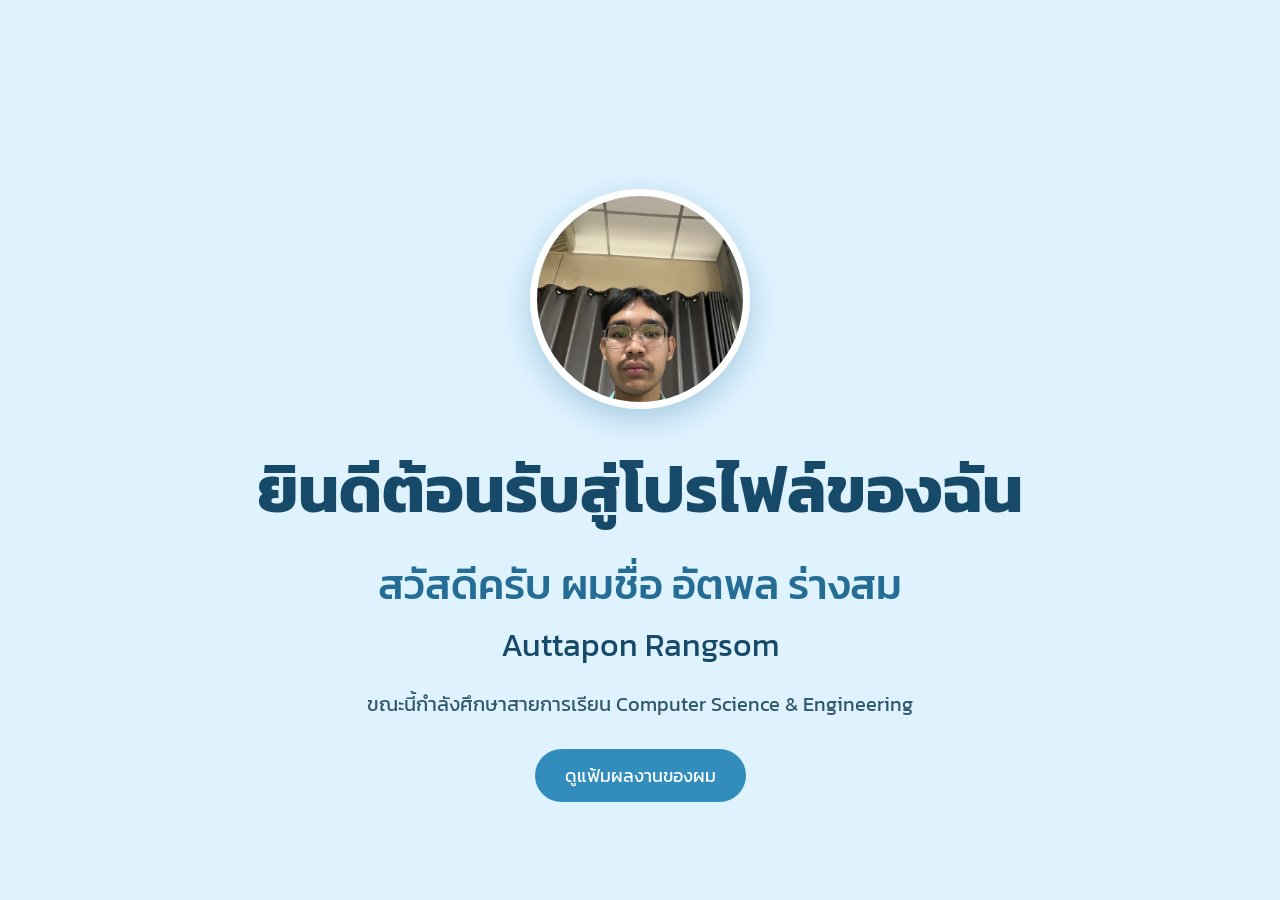
<file: index.html>
<!DOCTYPE html>
<html lang="th">

<head>

    <meta charset="UTF-8">

    <meta
        name="viewport"
        content="width=device-width, initial-scale=1.0"
    >

    <title>อัตพล ร่างสม | Portfolio</title>

    <link
        rel="preconnect"
        href="https://fonts.googleapis.com"
    >

    <link
        rel="preconnect"
        href="https://fonts.gstatic.com"
        crossorigin
    >

    <link
        href="https://fonts.googleapis.com/css2?family=Kanit:wght@300;400;500;600;700&display=swap"
        rel="stylesheet"
    >

    <link rel="stylesheet" href="style.css">

</head>


<body>

    <!-- =========================
         หน้าแรก
         ไม่มีแถบเมนู
    ========================== -->

    <main class="home-page">

        <div class="home-content">


            <!-- รูปหน้าแรก -->

            <img
                src="IMG_9043.jpeg"
                alt="อัตพล ร่างสม"
                class="home-photo"
            >


            <!-- หัวข้อ -->

            <h1 class="home-title">
                ยินดีต้อนรับสู่โปรไฟล์ของฉัน
            </h1>


            <!-- ชื่อภาษาไทย -->

            <h2 class="home-name">
                สวัสดีครับ ผมชื่อ อัตพล ร่างสม
            </h2>


            <!-- ชื่อภาษาอังกฤษ -->

            <h3 class="home-english">
                Auttapon Rangsom
            </h3>


            <!-- สายการเรียน -->

            <p class="home-description">
                ขณะนี้กำลังศึกษาสายการเรียน
                Computer Science &amp; Engineering
            </p>


            <!-- ปุ่มเข้าสู่แฟ้มผลงาน -->

            <a
                href="about.html"
                class="portfolio-button"
            >
                ดูแฟ้มผลงานของผม
            </a>


        </div>

    </main>


</body>

</html>
</file>
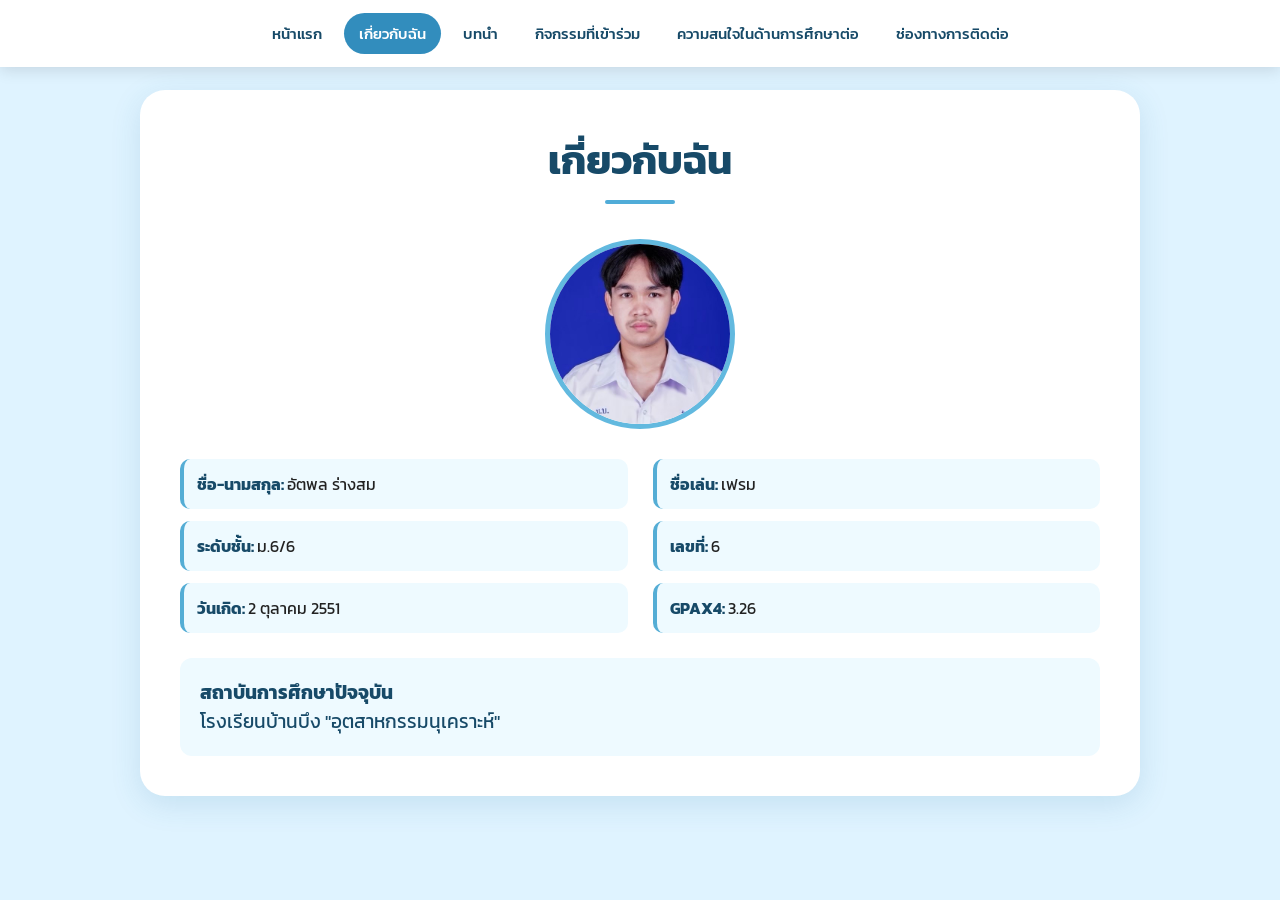
<file: about.html>
<!DOCTYPE html>
<html lang="th">
<head>
    <meta charset="UTF-8">
    <meta
        name="viewport"
        content="width=device-width, initial-scale=1.0"
    >
    <title>เกี่ยวกับฉัน | Auttapon Rangsom</title>
    <link
        href="https://fonts.googleapis.com/css2?family=Kanit:wght@300;400;500;600;700&display=swap"
        rel="stylesheet"
    >
    <link rel="stylesheet" href="style.css">
</head>
<body>
<!-- =========================
     แถบเมนู
========================= -->
<nav>
    <div class="nav-container">
        <a href="index.html">
            หน้าแรก
        </a>
        <a href="about.html" class="active">
            เกี่ยวกับฉัน
        </a>
        <a href="hobby.html">
            บทนำ
        </a>
        <a href="activities.html">
            กิจกรรมที่เข้าร่วม
        </a>
        <a href="education.html">
            ความสนใจในด้านการศึกษาต่อ
        </a>
        <a href="contact.html">
            ช่องทางการติดต่อ
        </a>
    </div>
</nav>
<!-- =========================
     เนื้อหา
========================= -->
<main class="page">
    <div class="content">
        <h1 class="page-title">
            เกี่ยวกับฉัน
        </h1>
        <!-- รูปของฉัน -->
        <img
            src="IMG_7687.jpeg"
            alt="อัตพล ร่างสม"
            class="about-photo"
        >
        <!-- ข้อมูลส่วนตัว -->
        <div class="about-info">
            <div class="info-item">
                <strong>
                    ชื่อ-นามสกุล:
                </strong>
                อัตพล ร่างสม
            </div>
            <div class="info-item">
                <strong>
                    ชื่อเล่น:
                </strong>
                เฟรม
            </div>
            <div class="info-item">
                <strong>
                    ระดับชั้น:
                </strong>
                ม.6/6
            </div>
            <div class="info-item">
                <strong>
                    เลขที่:
                </strong>
                6
            </div>
            <div class="info-item">
                <strong>
                    วันเกิด:
                </strong>
                2 ตุลาคม 2551
            </div>
            <div class="info-item">
                <strong>
                    GPAX4:
                </strong>
                3.26
            </div>
        </div>
        <!-- สถาบันการศึกษา -->
        <div class="school">
            <strong>
                สถาบันการศึกษาปัจจุบัน
            </strong>
            <br>
            โรงเรียนบ้านบึง "อุตสาหกรรมนุเคราะห์"
        </div>
    </div>
</main>
</body>
</html>
</file>
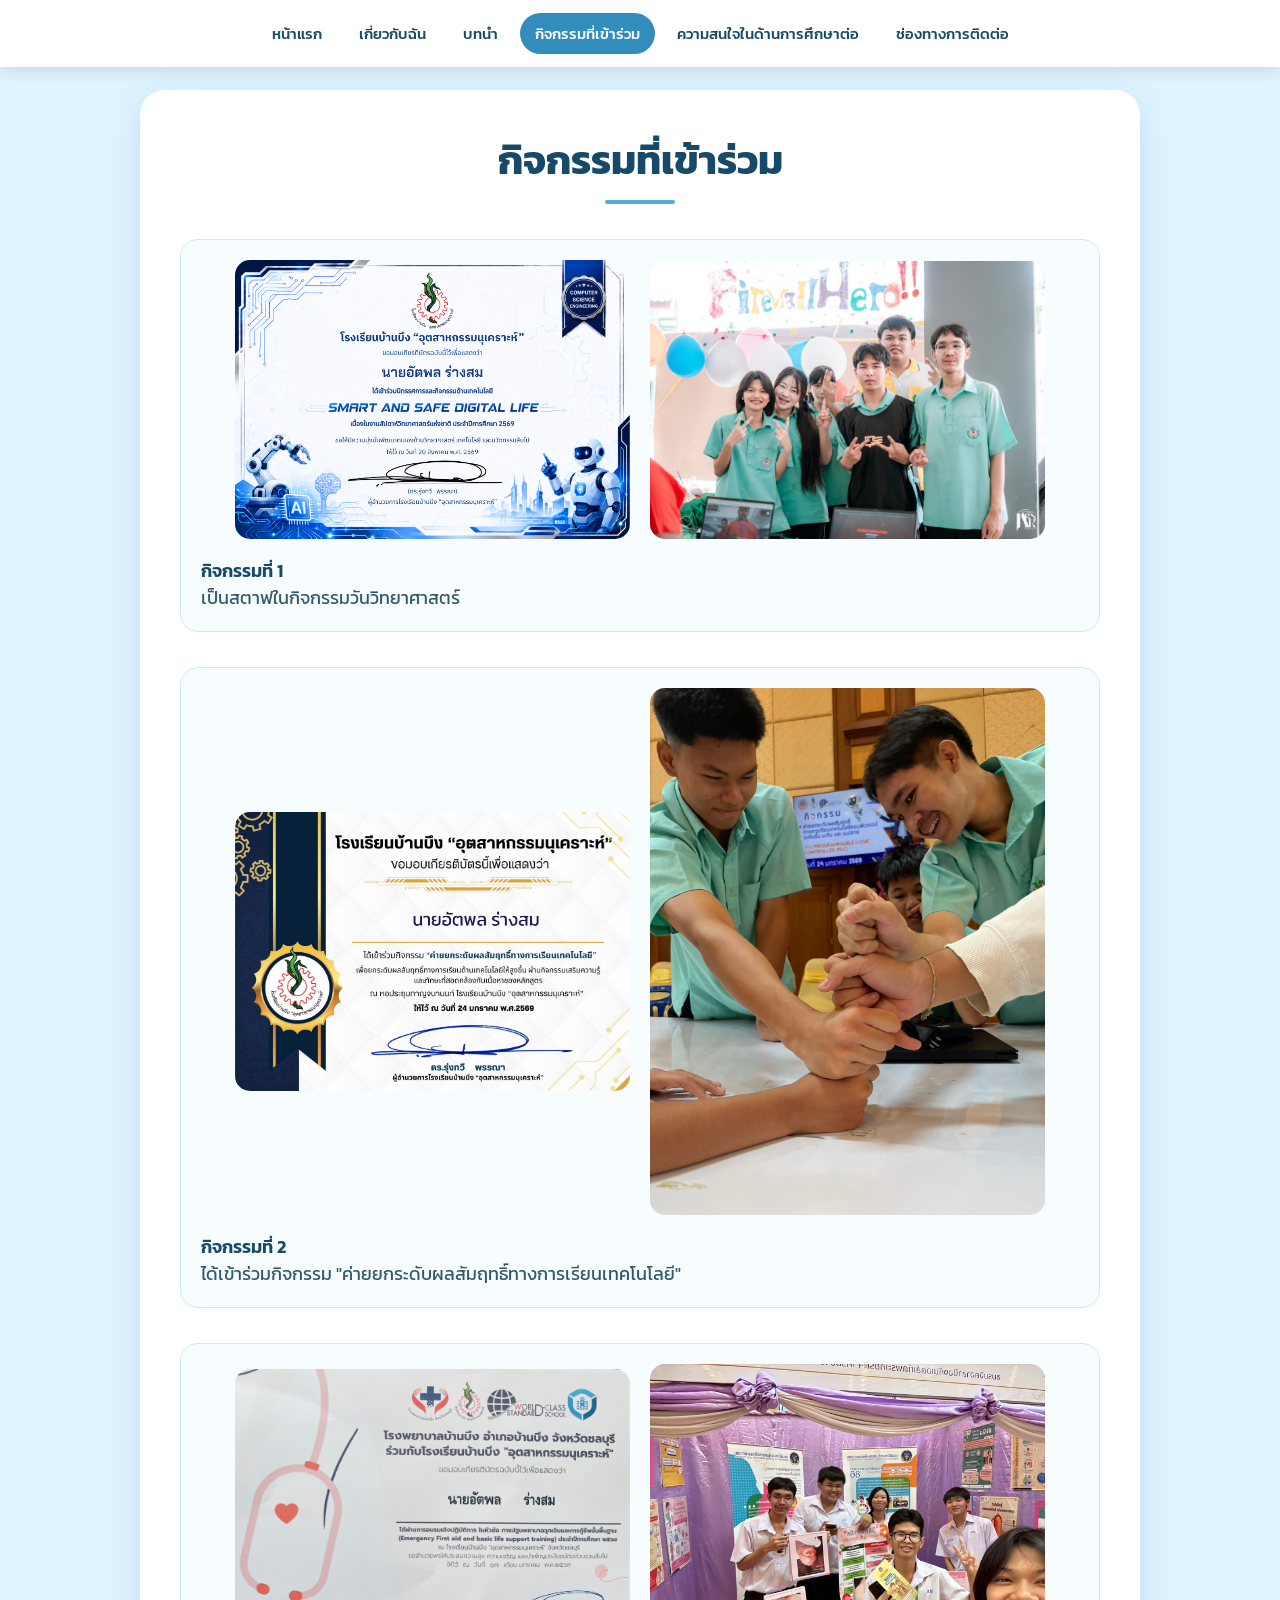
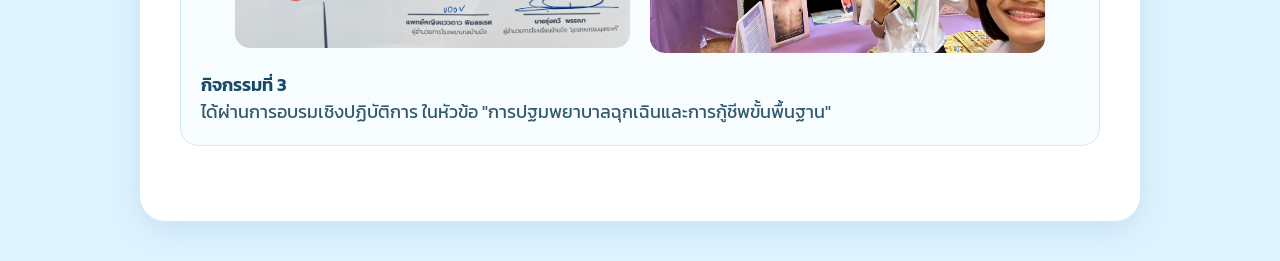
<file: activities.html>
<!DOCTYPE html>
<html lang="th">

<head>
    <meta charset="UTF-8">

    <meta
        name="viewport"
        content="width=device-width, initial-scale=1.0"
    >

    <title>กิจกรรมที่เข้าร่วม | Auttapon Rangsom</title>

    <link
        href="https://fonts.googleapis.com/css2?family=Kanit:wght@300;400;500;600;700&display=swap"
        rel="stylesheet"
    >

    <link rel="stylesheet" href="style.css">

    <style>
        /* จัดรูปภาพ 2 รูปให้อยู่ข้างกัน */
        .activity-images {
            display: flex;
            justify-content: center;
            align-items: center;
            gap: 20px;
            flex-wrap: wrap;
        }

        .activity-images img {
            width: 45%;
            max-width: 500px;
            height: auto;
            border-radius: 15px;
        }

        /* รูปที่มีเพียง 1 รูป */
        .activity > img {
            display: block;
            width: 500px;
            max-width: 100%;
            height: auto;
            margin: 0 auto;
            border-radius: 15px;
        }

        /* แสดงผลบนโทรศัพท์ */
        @media (max-width: 768px) {
            .activity-images {
                flex-direction: column;
            }

            .activity-images img {
                width: 100%;
            }
        }
    </style>

</head>

<body>

<nav>

    <div class="nav-container">

        <a href="index.html">
            หน้าแรก
        </a>

        <a href="about.html">
            เกี่ยวกับฉัน
        </a>

        <a href="hobby.html">
            บทนำ
        </a>

        <a href="activities.html" class="active">
            กิจกรรมที่เข้าร่วม
        </a>

        <a href="education.html">
            ความสนใจในด้านการศึกษาต่อ
        </a>

        <a href="contact.html">
            ช่องทางการติดต่อ
        </a>

    </div>

</nav>


<main class="page">

    <div class="content">

        <h1 class="page-title">
            กิจกรรมที่เข้าร่วม
        </h1>


        <!-- กิจกรรมที่ 1 -->

        <div class="activity activity-new">

            <div class="activity-images">

                <img
                    src="IMG_8561.png"
                    alt="สตาฟในกิจกรรมวันวิทยาศาสตร์ รูปที่ 1"
                >

                <img
                    src="IMG_2167.jpeg"
                    alt="สตาฟในกิจกรรมวันวิทยาศาสตร์ รูปที่ 2"
                >

            </div>

            <p class="activity-description">

                <span class="activity-title">
                    กิจกรรมที่ 1
                </span>

                <br>

                เป็นสตาฟในกิจกรรมวันวิทยาศาสตร์

            </p>

        </div>


        <!-- กิจกรรมที่ 2 -->

        <div class="activity">

            <div class="activity-images">

                <img
                    src="IMG_8936.png"
                    alt="ค่ายยกระดับผลสัมฤทธิ์ทางการเรียนเทคโนโลยี รูปที่ 1"
                >

                <img
                    src="IMG_5074.jpeg"
                    alt="ค่ายยกระดับผลสัมฤทธิ์ทางการเรียนเทคโนโลยี รูปที่ 2"
                >

            </div>

            <p class="activity-description">

                <span class="activity-title">
                    กิจกรรมที่ 2
                </span>

                <br>

                ได้เข้าร่วมกิจกรรม
                "ค่ายยกระดับผลสัมฤทธิ์ทางการเรียนเทคโนโลยี"

            </p>

        </div>


        <!-- กิจกรรมที่ 3 -->

        <div class="activity">

            <div class="activity-images">

                <img
                    src="IMG_9218.jpeg"
                    alt="การปฐมพยาบาลฉุกเฉินและการกู้ชีพขั้นพื้นฐาน รูปที่ 1"
                >

                <img
                    src="IMG_9216.jpeg"
                    alt="การปฐมพยาบาลฉุกเฉินและการกู้ชีพขั้นพื้นฐาน รูปที่ 2"
                >

            </div>

            <p class="activity-description">

                <span class="activity-title">
                    กิจกรรมที่ 3
                </span>

                <br>

                ได้ผ่านการอบรมเชิงปฏิบัติการ
                ในหัวข้อ
                "การปฐมพยาบาลฉุกเฉินและการกู้ชีพขั้นพื้นฐาน"

            </p>

        </div>


    </div>

</main>

</body>

</html>
</file>
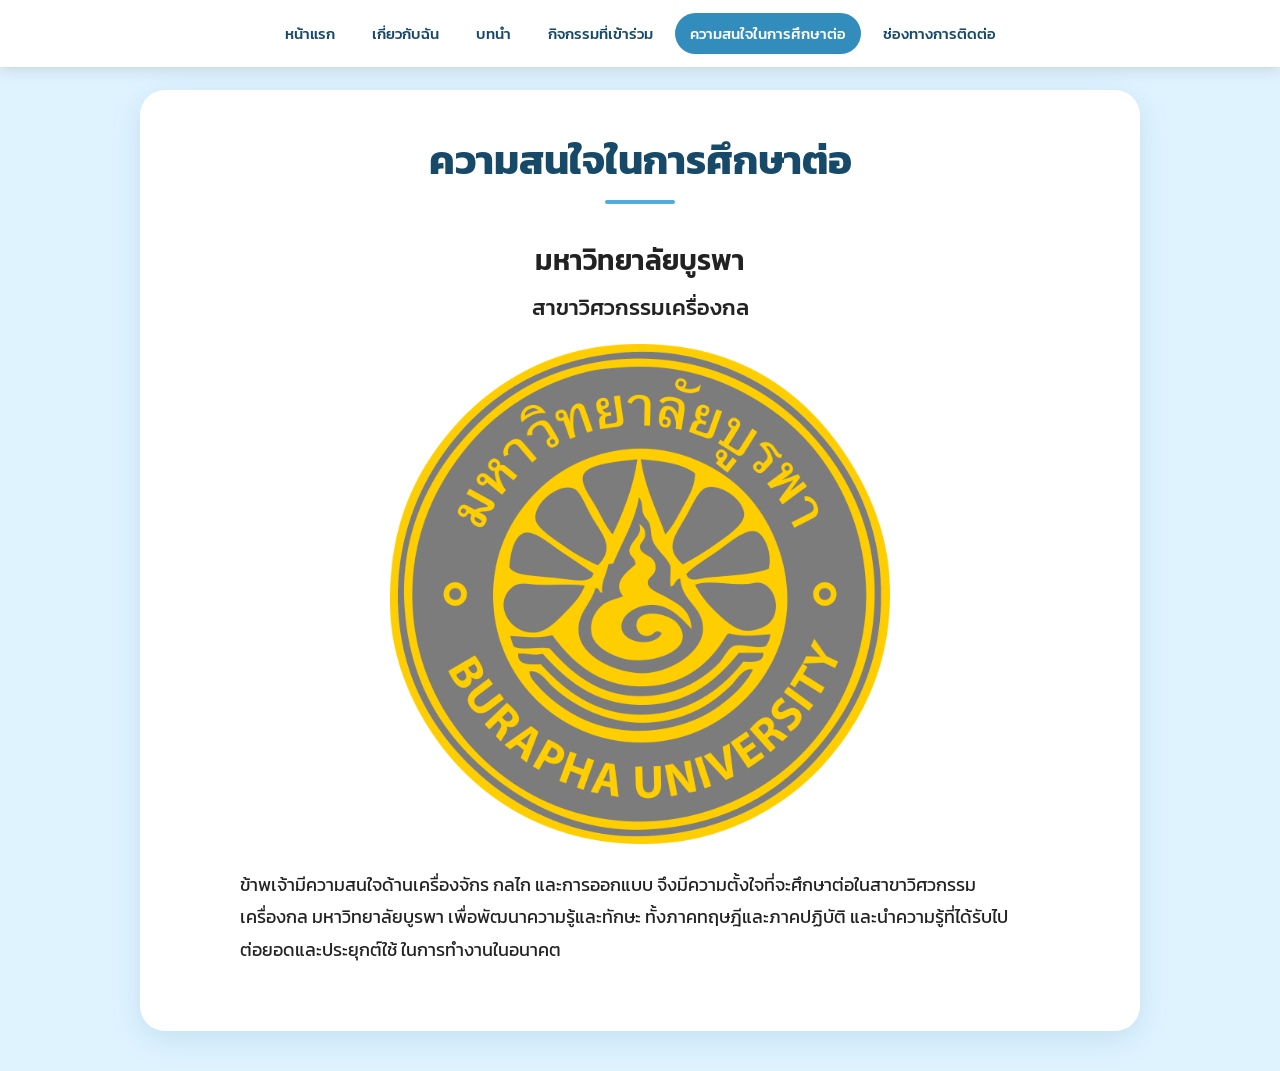
<file: education.html>
<!DOCTYPE html>
<html lang="th">

<head>
    <meta charset="UTF-8">

    <meta
        name="viewport"
        content="width=device-width, initial-scale=1.0"
    >

    <title>ความสนใจในการศึกษาต่อ | Auttapon Rangsom</title>

    <link
        href="https://fonts.googleapis.com/css2?family=Kanit:wght@300;400;500;600;700&display=swap"
        rel="stylesheet"
    >

    <link rel="stylesheet" href="style.css">

    <style>
        .education-content {
            text-align: center;
        }

        .university-title {
            font-size: 28px;
            font-weight: 600;
            margin: 25px 0 10px;
        }

        .major-title {
            font-size: 22px;
            font-weight: 500;
            margin: 5px 0 20px;
        }

        .university-image {
            display: block;
            width: 500px;
            max-width: 100%;
            height: auto;
            margin: 20px auto;
            border-radius: 15px;
        }

        .education-description {
            max-width: 800px;
            margin: 25px auto;
            font-size: 18px;
            line-height: 1.8;
            text-align: left;
        }
    </style>
</head>

<body>

<nav>
    <div class="nav-container">

        <a href="index.html">
            หน้าแรก
        </a>

        <a href="about.html">
            เกี่ยวกับฉัน
        </a>

        <a href="hobby.html">
            บทนำ
        </a>

        <a href="activities.html">
            กิจกรรมที่เข้าร่วม
        </a>

        <a href="education.html" class="active">
            ความสนใจในการศึกษาต่อ
        </a>

        <a href="contact.html">
            ช่องทางการติดต่อ
        </a>

    </div>
</nav>

<main class="page">

    <div class="content">

        <h1 class="page-title">
            ความสนใจในการศึกษาต่อ
        </h1>

        <div class="education-content">

            <h2 class="university-title">
                มหาวิทยาลัยบูรพา
            </h2>

            <h3 class="major-title">
                สาขาวิศวกรรมเครื่องกล
            </h3>

            <img
                src="./IMG_9041.png"
                alt="มหาวิทยาลัยบูรพา"
                class="university-image"
            >

            <p class="education-description">
                ข้าพเจ้ามีความสนใจด้านเครื่องจักร กลไก และการออกแบบ
                จึงมีความตั้งใจที่จะศึกษาต่อในสาขาวิศวกรรมเครื่องกล
                มหาวิทยาลัยบูรพา เพื่อพัฒนาความรู้และทักษะ
                ทั้งภาคทฤษฎีและภาคปฏิบัติ
                และนำความรู้ที่ได้รับไปต่อยอดและประยุกต์ใช้
                ในการทำงานในอนาคต
            </p>

        </div>

    </div>

</main>

</body>

</html>
</file>
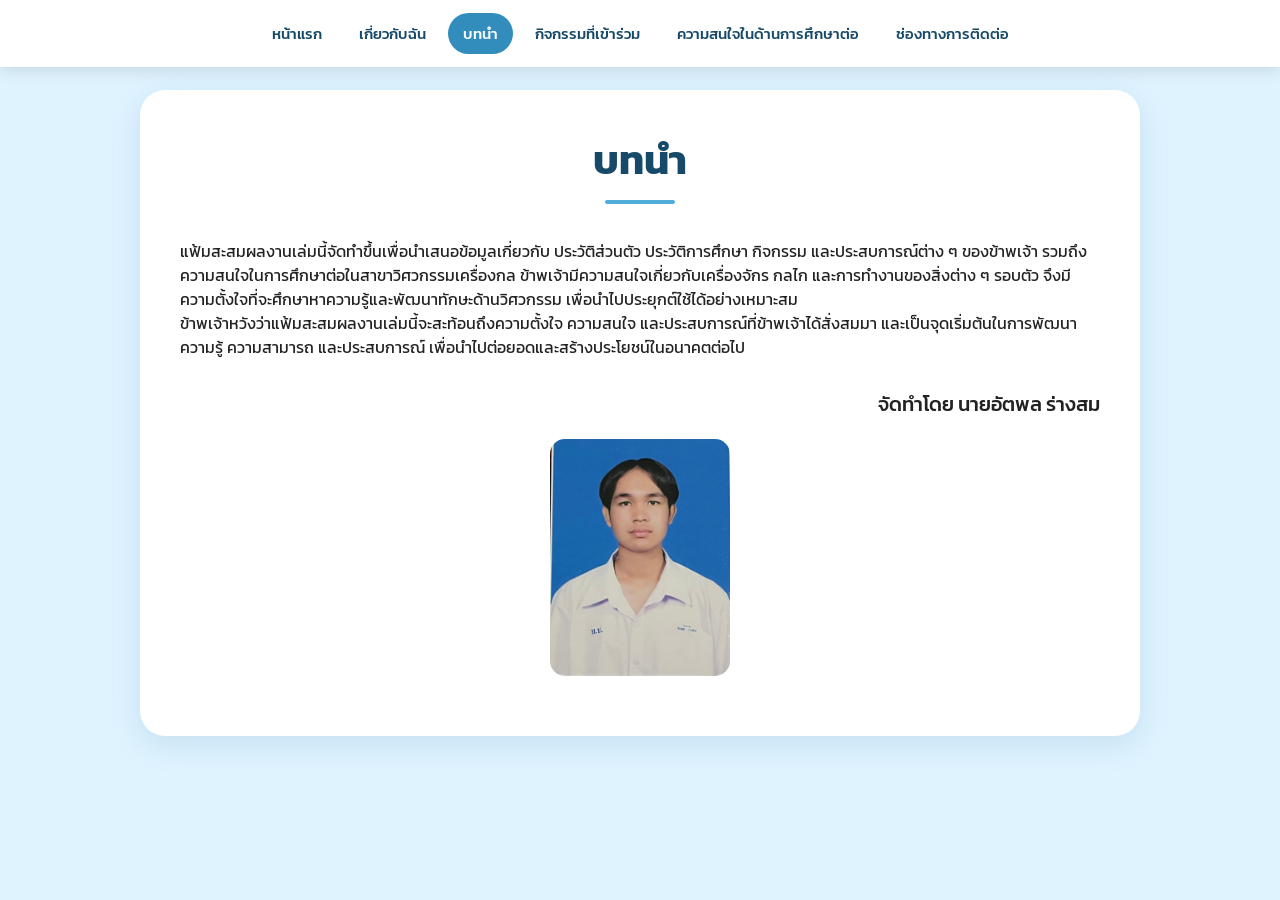
<file: hobby.html>
<!DOCTYPE html>
<html lang="th">

<head>

    <meta charset="UTF-8">

    <meta
        name="viewport"
        content="width=device-width, initial-scale=1.0"
    >

    <title>บทนำ | Auttapon Rangsom</title>

    <link
        href="https://fonts.googleapis.com/css2?family=Kanit:wght@300;400;500;600;700&display=swap"
        rel="stylesheet"
    >

    <link rel="stylesheet" href="style.css">

    <style>
        /* จัดข้อความผู้จัดทำให้อยู่ฝั่งขวา */
        .author {
            text-align: right;
            font-size: 20px;
            font-weight: 500;
            margin-top: 30px;
            margin-bottom: 20px;
        }

        /* ปรับขนาดรูปให้เล็กลง */
        .intro-image {
            display: block;
            width: 180px;
            max-width: 100%;
            height: auto;
            margin: 20px auto;
            border-radius: 15px;
        }
    </style>

</head>


<body>

<!-- =========================
     แถบเมนู
========================= -->

<nav>

    <div class="nav-container">

        <a href="index.html">
            หน้าแรก
        </a>

        <a href="about.html">
            เกี่ยวกับฉัน
        </a>

        <a href="hobby.html" class="active">
            บทนำ
        </a>

        <a href="activities.html">
            กิจกรรมที่เข้าร่วม
        </a>

        <a href="education.html">
            ความสนใจในด้านการศึกษาต่อ
        </a>

        <a href="contact.html">
            ช่องทางการติดต่อ
        </a>

    </div>

</nav>


<!-- =========================
     เนื้อหา
========================= -->

<main class="page">

    <div class="content">

        <h1 class="page-title">
            บทนำ
        </h1>


        <div class="intro-content">

            <p>
                    แฟ้มสะสมผลงานเล่มนี้จัดทำขึ้นเพื่อนำเสนอข้อมูลเกี่ยวกับ
                ประวัติส่วนตัว ประวัติการศึกษา กิจกรรม และประสบการณ์ต่าง ๆ
                ของข้าพเจ้า รวมถึงความสนใจในการศึกษาต่อในสาขาวิศวกรรมเครื่องกล
                ข้าพเจ้ามีความสนใจเกี่ยวกับเครื่องจักร กลไก และการทำงานของสิ่งต่าง ๆ
                รอบตัว จึงมีความตั้งใจที่จะศึกษาหาความรู้และพัฒนาทักษะด้านวิศวกรรม
                เพื่อนำไปประยุกต์ใช้ได้อย่างเหมาะสม
            </p>


            <p>
                    ข้าพเจ้าหวังว่าแฟ้มสะสมผลงานเล่มนี้จะสะท้อนถึงความตั้งใจ
                ความสนใจ และประสบการณ์ที่ข้าพเจ้าได้สั่งสมมา
                และเป็นจุดเริ่มต้นในการพัฒนาความรู้ ความสามารถ และประสบการณ์
                เพื่อนำไปต่อยอดและสร้างประโยชน์ในอนาคตต่อไป
            </p>


            <div class="author">
                จัดทำโดย นายอัตพล ร่างสม
            </div>


            <img
                src="IMG_1426.jpeg"
                alt="นายอัตพล ร่างสม"
                class="intro-image"
            >

        </div>

    </div>

</main>


</body>

</html>
</file>
<file: style.css>
/* =========================
   RESET
========================= */

* {
    margin: 0;
    padding: 0;
    box-sizing: border-box;
}

html,
body {
    width: 100%;
    min-height: 100%;
}

body {
    font-family: "Kanit", sans-serif;
    background: #dff3ff;
    color: #222;
}


/* =========================
   NAVIGATION
========================= */

nav {
    width: 100%;
    background: #ffffff;
    box-shadow: 0 3px 15px rgba(0, 0, 0, 0.12);

    position: fixed;
    top: 0;
    left: 0;

    z-index: 1000;
}

.nav-container {
    width: 100%;
    max-width: 1250px;

    margin: auto;
    padding: 13px 20px;

    display: flex;
    justify-content: center;
    align-items: center;

    flex-wrap: wrap;
    gap: 7px;
}

.nav-container a {
    color: #174a68;
    text-decoration: none;

    font-size: 15px;
    font-weight: 500;

    padding: 9px 15px;

    border-radius: 25px;

    transition: 0.25s;
}

.nav-container a:hover {
    background: #5bb9e8;
    color: white;
}

.nav-container a.active {
    background: #328dbd;
    color: white;
}


/* =========================
   PAGE
========================= */

.page {
    width: 100%;
    min-height: 100vh;

    padding-top: 90px;
    padding-bottom: 40px;

    background: #dff3ff;

    /* ป้องกันการเลื่อนหา section อื่น */
    overflow: hidden;
}


/* =========================
   HOME
========================= */

.home-page {
    min-height: 100vh;

    padding-top: 90px;

    display: flex;
    justify-content: center;
    align-items: center;

    text-align: center;

    background: #dff3ff;

    overflow: hidden;
}

.home-content {
    width: 90%;
    max-width: 950px;
}

.home-photo {
    width: 220px;
    height: 220px;

    object-fit: cover;

    border-radius: 50%;

    border: 7px solid white;

    box-shadow:
        0 10px 30px rgba(0, 80, 130, 0.25);

    margin-bottom: 25px;
}

.home-title {
    color: #174a68;

    font-size: clamp(35px, 6vw, 65px);

    margin-bottom: 15px;
}

.home-name {
    color: #256d94;

    font-size: clamp(27px, 4vw, 42px);

    font-weight: 500;

    margin-bottom: 5px;
}

.home-english {
    color: #174a68;

    font-size: clamp(22px, 3vw, 32px);

    font-weight: 400;

    margin-bottom: 20px;
}

.home-description {
    color: #31586d;

    font-size: 20px;

    margin-bottom: 30px;
}

.portfolio-button {
    display: inline-block;

    padding: 13px 30px;

    background: #328dbd;
    color: white;

    border-radius: 30px;

    text-decoration: none;

    font-size: 18px;

    transition: 0.25s;
}

.portfolio-button:hover {
    background: #17678e;

    transform: translateY(-3px);
}


/* =========================
   CONTENT
========================= */

.content {
    width: 90%;
    max-width: 1000px;

    margin: auto;

    background: white;

    padding: 40px;

    border-radius: 25px;

    box-shadow:
        0 8px 30px rgba(40, 120, 160, 0.15);
}

.page-title {
    text-align: center;

    color: #174a68;

    font-size: 40px;

    margin-bottom: 35px;
}

.page-title::after {
    content: "";

    display: block;

    width: 70px;
    height: 4px;

    background: #50acd8;

    margin: 10px auto 0;

    border-radius: 10px;
}


/* =========================
   ABOUT
========================= */

.about-photo {
    display: block;

    width: 190px;
    height: 190px;

    object-fit: cover;

    border-radius: 50%;

    margin: 0 auto 30px;

    border: 5px solid #62b9df;
}

.about-info {
    display: grid;

    grid-template-columns: 1fr 1fr;

    gap: 12px 25px;

    margin-top: 20px;
}

.info-item {
    padding: 13px;

    background: #eefaff;

    border-radius: 10px;

    border-left: 4px solid #54add5;
}

.info-item strong {
    color: #174a68;
}

.school {
    margin-top: 25px;

    padding: 20px;

    background: #eefaff;

    border-radius: 12px;

    font-size: 19px;

    color: #174a68;
}


/* =========================
   HOBBY
========================= */

.hobby-grid {
    display: grid;

    grid-template-columns:
        repeat(3, 1fr);

    gap: 25px;
}

.card {
    overflow: hidden;

    background: #f7fdff;

    border-radius: 18px;

    border: 1px solid #ccecf8;

    box-shadow:
        0 5px 18px rgba(30, 120, 160, 0.10);

    text-align: center;
}

.card img {
    width: 100%;

    height: 280px;

    object-fit: cover;
}

.card-content {
    padding: 22px;
}

.card h3 {
    color: #174a68;

    font-size: 23px;

    margin-bottom: 10px;
}

.card p {
    color: #456675;

    font-size: 18px;
}

.youtube-button {
    display: inline-block;

    margin-top: 18px;

    padding: 9px 20px;

    background: #ff0000;

    color: white;

    text-decoration: none;

    border-radius: 25px;

    transition: 0.25s;
}

.youtube-button:hover {
    background: #cc0000;
}


/* =========================
   ACTIVITIES
========================= */

.activity {
    margin-bottom: 35px;

    padding: 20px;

    background: #f7fdff;

    border-radius: 18px;

    border: 1px solid #ccecf8;
}

.activity img {
    display: block;

    width: 100%;

    max-height: 580px;

    object-fit: contain;

    border-radius: 12px;

    background: #eaf8fd;
}

.activity-description {
    margin-top: 18px;

    font-size: 18px;

    color: #31586d;
}

.activity-title {
    color: #174a68;

    font-weight: 600;
}


/* =========================
   EDUCATION
========================= */

.university-grid {
    display: grid;

    grid-template-columns:
        repeat(2, 1fr);

    gap: 30px;
}

.university-card {
    overflow: hidden;

    background: #f7fdff;

    border-radius: 20px;

    border: 1px solid #ccecf8;

    box-shadow:
        0 5px 18px rgba(30, 120, 160, 0.10);
}

.university-card img {
    width: 100%;

    height: 350px;

    object-fit: cover;
}

.university-card p {
    padding: 20px;

    text-align: center;

    color: #174a68;

    font-size: 19px;

    font-weight: 500;
}


/* =========================
   CONTACT
========================= */

.contact-box {
    max-width: 700px;

    margin: auto;
}

.contact-item {
    display: flex;

    align-items: center;

    gap: 20px;

    padding: 20px;

    margin-bottom: 15px;

    background: #eefaff;

    border-radius: 15px;

    border-left: 5px solid #50acd8;
}

.contact-icon {
    width: 45px;

    font-size: 28px;

    text-align: center;
}

.contact-text {
    font-size: 18px;

    color: #31586d;
}

.contact-text strong {
    color: #174a68;
}

.contact-text a {
    color: #247ba5;

    text-decoration: none;
}

.contact-text a:hover {
    text-decoration: underline;
}


/* =========================
   FOOTER
========================= */

.footer {
    text-align: center;

    padding: 20px;

    color: #477083;

    font-size: 14px;
}


/* =========================
   MOBILE
========================= */

@media (max-width: 800px) {

    .nav-container {
        padding: 9px 8px;

        gap: 3px;
    }

    .nav-container a {
        font-size: 12px;

        padding: 7px 8px;
    }

    .page {
        padding-top: 105px;
    }

    .home-page {
        padding-top: 105px;
    }

    .home-photo {
        width: 170px;
        height: 170px;
    }

    .home-title {
        font-size: 35px;
    }

    .home-name {
        font-size: 27px;
    }

    .home-english {
        font-size: 23px;
    }

    .home-description {
        font-size: 17px;
    }

    .content {
        width: 94%;

        padding: 25px 18px;
    }

    .page-title {
        font-size: 30px;
    }

    .about-info {
        grid-template-columns: 1fr;
    }

    .hobby-grid,
    .university-grid {
        grid-template-columns: 1fr;
    }

    .university-card img {
        height: 280px;
    }

}
</file>
